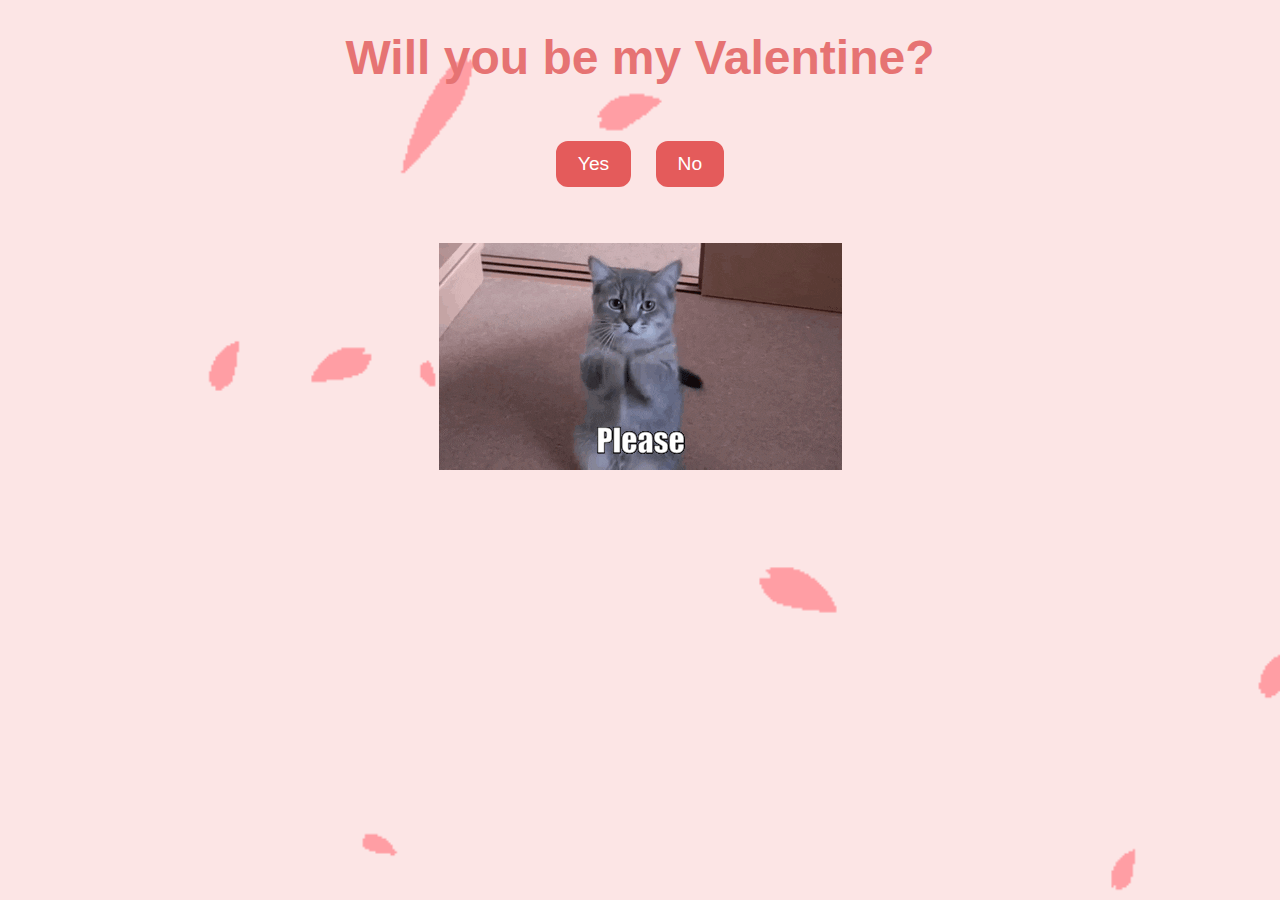
<file: index.html>
<!DOCTYPE html>
<html lang="en">
<head>
    <meta charset="UTF-8">
    <meta name="viewport" content="width=device-width, initial-scale=1.0">
    <title>Be My Valentine</title>
    <style>
        body {
            text-align: center;
            margin-top: 30px;
            font-family: 'Comic Sans MS', cursive, sans-serif; /* Change font to Comic Sans MS */
            background-color: #FCE5E5; /* Soft pink background color */
            color: #e67373; /* Adjust text color */
            background-image: url('sakura.gif'); /* Set sakura.gif as background image */
            background-size: cover; /* Cover the entire background */
            background-attachment: fixed; /* Fixed background position */
        }
        #valentineQuestion {
            font-size: 3rem;
            margin-bottom: 10px;
        }
        .answerButton {
            padding: 10px 20px;
            font-size: 1.2rem;
            cursor: pointer;
            margin: 10px;
            margin-bottom: 20px;
            background-color: #e45b5b; /* Adjusted button background color */
            color: #FFF; /* Adjusted text color */
            border-radius: 12px;
            border: 2px solid #e45b5b; /* Adjusted border color */
            transition: background-color 0.3s, color 0.3s, border-color 0.3s;
        }
        .answerButton:hover {
            background-color: #FF9494; /* Adjusted hover background color */
            color: #FFF; /* Adjusted hover text color */
            border-color: #FF9494; /* Adjusted hover border color */
        }
        .responsive {
            max-width: 100%;
            height: auto;
            display: block;
            margin: 0 auto;
        }
        .large {
            font-size: 2rem; /* Initial font size */
            transform: scale(1.2); /* Initial button size */
        }
    </style>
</head>
<body>
    <div id="valentineQuestion"><b>Will you be my Valentine?</b></div>
    <br>
    <br>
    <button class="answerButton" onclick="location.href='thankyou.html'">Yes</button>
    <button id="noButton" class="answerButton" onclick="handleNoButtonClick()">No</button>
    <br>
    <br>
    <br>
    <img id="catImage" src="cat.gif" alt="Catplease" class="responsive">

    <script>
        let noButtonClickCount = 0;

        function handleNoButtonClick() {
            const yesButton = document.querySelector('.answerButton');
            const noButton = document.getElementById('noButton');
            const catImage = document.getElementById('catImage');
            
            if (noButtonClickCount < 3) {
                yesButton.style.fontSize = `${2 + noButtonClickCount * 2}rem`; // Increase font size
                yesButton.style.transform = `scale(${1.2 + noButtonClickCount * 0.2})`; // Increase button size
            }

            noButton.style.marginLeft = `${noButtonClickCount * 25}px`; // Increase margin left for the No button
            
            noButtonClickCount++;
            
            if (noButtonClickCount === 4) {
                window.location.href = 'sad.html';
            } else if (noButtonClickCount === 1) {
                catImage.src = 'anya.gif'; // Change the image source to anya.gif
            }
        }
    </script>
</body>
</html>
</file>
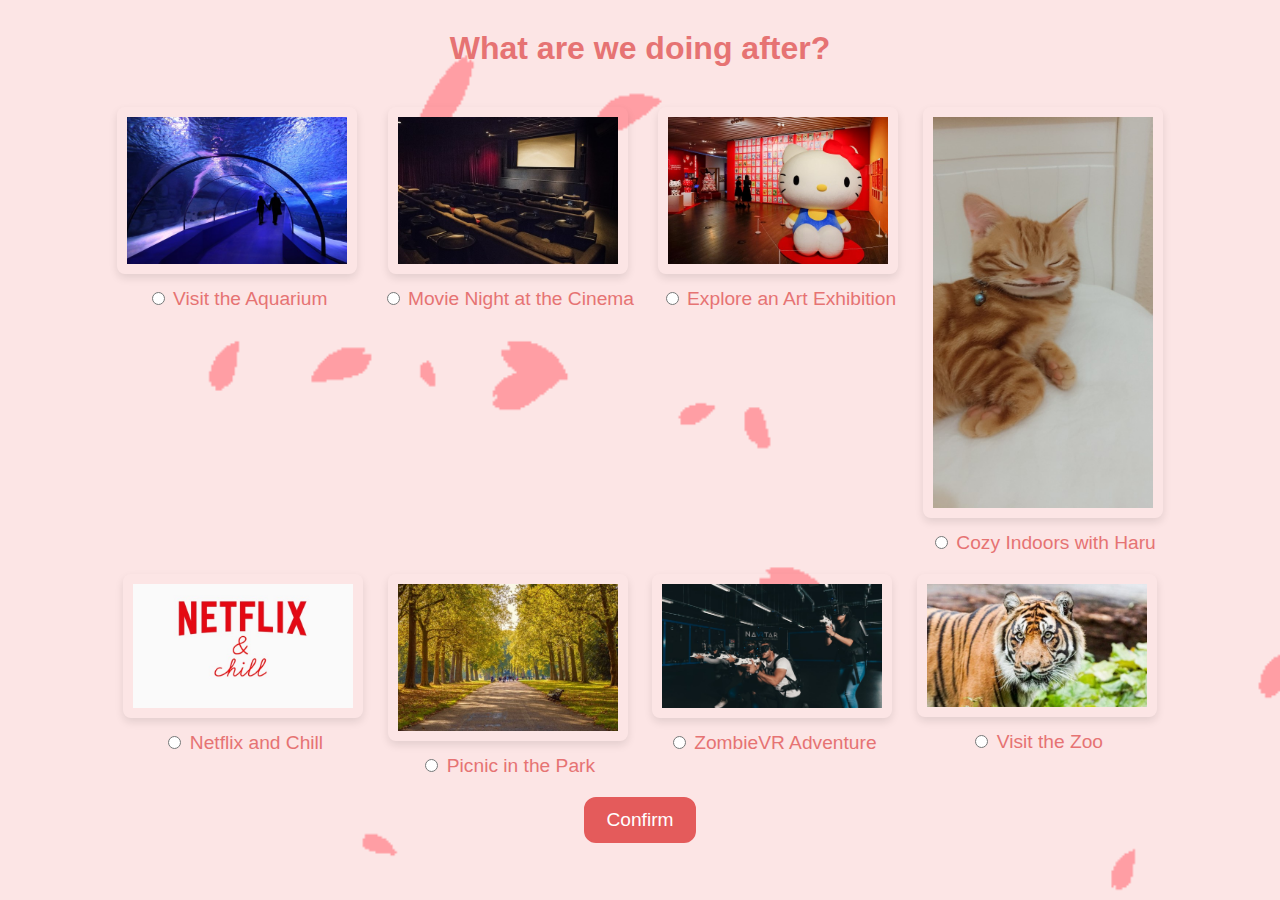
<file: activities.html>
<!DOCTYPE html>
<html lang="en">
<head>
    <meta charset="UTF-8">
    <meta name="viewport" content="width=device-width, initial-scale=1.0">
    <title>Document</title>
    <style>
        body {
            text-align: center;
            margin-top: 30px;
            font-family: 'Comic Sans MS', cursive, sans-serif; /* Change font to Comic Sans MS */
            background-color: #FCE5E5; /* Soft pink background color */
            color: #e67373; /* Adjust text color */
            background-image: url('sakura.gif'); /* Set sakura.gif as background image */
            background-size: cover; /* Cover the entire background */
            background-attachment: fixed; /* Fixed background position */
        }
        #activityquestion {
            font-size: 2rem;
            margin-bottom: 30px;
        }
        .activity-item {
            display: inline-block;
            margin: 10px;
            vertical-align: top;
            color: #e67373; /* Adjust text color */
            cursor: pointer; /* Add cursor pointer to indicate it's clickable */
        }
        .activity-item img {
            width: 220px;
            height: auto;
            padding: 10px;
            border-radius: 8px;
            box-shadow: 0 4px 8px rgba(0, 0, 0, 0.1);
        }
        .activity-item label {
            display: block;
            margin-top: 10px;
            font-size: 1.2rem; /* Increase label font size */
        }
        .button {
            padding: 10px 20px;
            font-size: 1.2rem;
            cursor: pointer;
            margin: 10px;
            margin-bottom: 20px;
            background-color: #e45b5b; /* Adjusted button background color */
            color: #FFF; /* Adjusted text color */
            border-radius: 12px;
            border: 2px solid #e45b5b; /* Adjusted border color */
            transition: background-color 0.3s, color 0.3s, border-color 0.3s;
        }
        .button:hover {
            background-color: #FF9494; /* Adjusted hover background color */
            color: #FFF; /* Adjusted hover text color */
            border-color: #FF9494; /* Adjusted hover border color */
        }
    </style>
</head>
<body>
    <div id="activityquestion"><b>What are we doing after?</b></div>
    <div class="activities-selection">
        <div class="activity-item">
            <img src="activities/Aquarium.jpg" alt="Aquarium">
            <label><input type="radio" name="activities" value="Aquarium"> Visit the Aquarium</label>
        </div>
        <div class="activity-item">
            <img src="activities/Cinema.jpg" alt="Cinema">
            <label><input type="radio" name="activities" value="Cinema"> Movie Night at the Cinema</label>
        </div>
        <div class="activity-item">
            <img src="activities/Exhibition.jpg" alt="Exhibition">
            <label><input type="radio" name="activities" value="Exhibition"> Explore an Art Exhibition</label>
        </div>
        <div class="activity-item">
            <img src="activities/IndoorswithHaru.JPG" alt="Indoors with Haru">
            <label><input type="radio" name="activities" value="IndoorswithHaru"> Cozy Indoors with Haru</label>
        </div>
        <div class="activity-item">
            <img src="activities/Netflix.jpg" alt="Netflix and Chill">
            <label><input type="radio" name="activities" value="Netflix"> Netflix and Chill</label>
        </div>
        <div class="activity-item">
            <img src="activities/Park.jpg" alt="Park">
            <label><input type="radio" name="activities" value="Park"> Picnic in the Park</label>
        </div>
        <div class="activity-item">
            <img src="activities/ZombieVR.jpg" alt="ZombieVR">
            <label><input type="radio" name="activities" value="ZombieVR"> ZombieVR Adventure</label>
        </div>
        <div class="activity-item">
            <img src="activities/Zoo.jpg" alt="Zoo">
            <label><input type="radio" name="activities" value="Zoo"> Visit the Zoo</label>
        </div>
    </div>
    <button class="button" onclick="validateSelection()">Confirm</button>

    <script>
        function validateSelection() {
            var selectedActivity = document.querySelector('input[name="activities"]:checked');
            if (!selectedActivity) {
                alert("You must pick an activity");
            } else {
                location.href = 'dancing.html';
            }
        }

        // Function to handle clicking on activity images to select the corresponding radio input
        var activityItems = document.querySelectorAll('.activity-item');
        activityItems.forEach(function(item) {
            item.addEventListener('click', function() {
                var radio = item.querySelector('input[type="radio"]');
                radio.checked = true;
            });
        });
    </script>
</body>
</html>
</file>
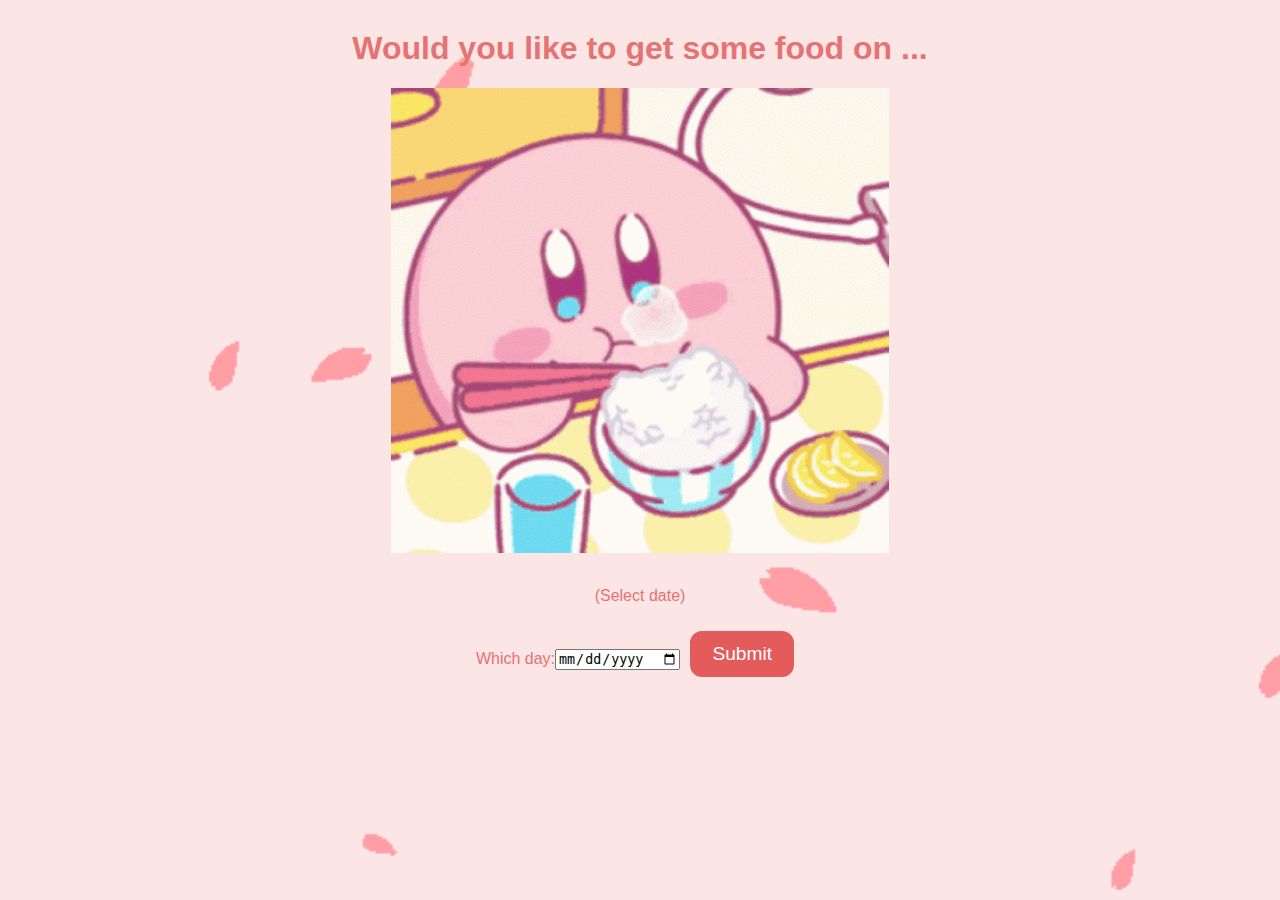
<file: date.html>
<!DOCTYPE html>
<html lang="en">
<head>
    <meta charset="UTF-8">
    <meta name="viewport" content="width=device-width, initial-scale=1.0">    
    <title>Date</title>
    <style>
        /* Global styles */
        body {
            text-align: center;
            margin-top: 30px;
            font-family: 'Comic Sans MS', cursive, sans-serif; /* Change font to Comic Sans MS */
            background-color: #FCE5E5; /* Soft pink background color */
            color: #e67373; /* Adjust text color */
            background-image: url('sakura.gif'); /* Set sakura.gif as background image */
            background-size: cover; /* Cover the entire background */
            background-attachment: fixed; /* Fixed background position */
        }
        h1 {
            font-size: 2rem; /* Adjust heading font size */
        }
        .responsive {
            max-width: 100%;
            height: auto;
            display: block;
            margin: 0 auto;
        }
        .form-group {
            display: flex;
            justify-content: center;
            align-items: center;
        }
        .button {
            padding: 10px 20px;
            font-size: 1.2rem;
            cursor: pointer;
            margin: 10px;
            margin-bottom: 20px;
            background-color: #e45b5b; /* Adjusted button background color */
            color: #FFF; /* Adjusted text color */
            border-radius: 12px;
            border: 2px solid #e45b5b; /* Adjusted border color */
            transition: background-color 0.3s, color 0.3s, border-color 0.3s;
        }
        .button:hover {
            background-color: #FF9494; /* Adjusted hover background color */
            color: #FFF; /* Adjusted hover text color */
            border-color: #FF9494; /* Adjusted hover border color */
        }
    </style>
</head>
<body>
    <h1 title="Choose a date">Would you like to get some food on ...</h1>
    <img src="kirby.gif" alt="Kirby" class="responsive">
    <br>
    <p>(Select date)</p>
    <form action="food.html" class="form-group" onsubmit="return validateForm()">
        <label for="date">Which day:</label>
        <input type="date" id="date" name="date" required>
        <button class="button" type="submit">Submit</button>
    </form>

    <script>
        function validateForm() {
            var selectedDate = document.getElementById("date").value;
            if (selectedDate === "") {
                alert("You have to pick a date");
                return false; // Prevent form submission
            }
            return true; // Allow form submission
        }
    </script>
</body>
</html>
</file>
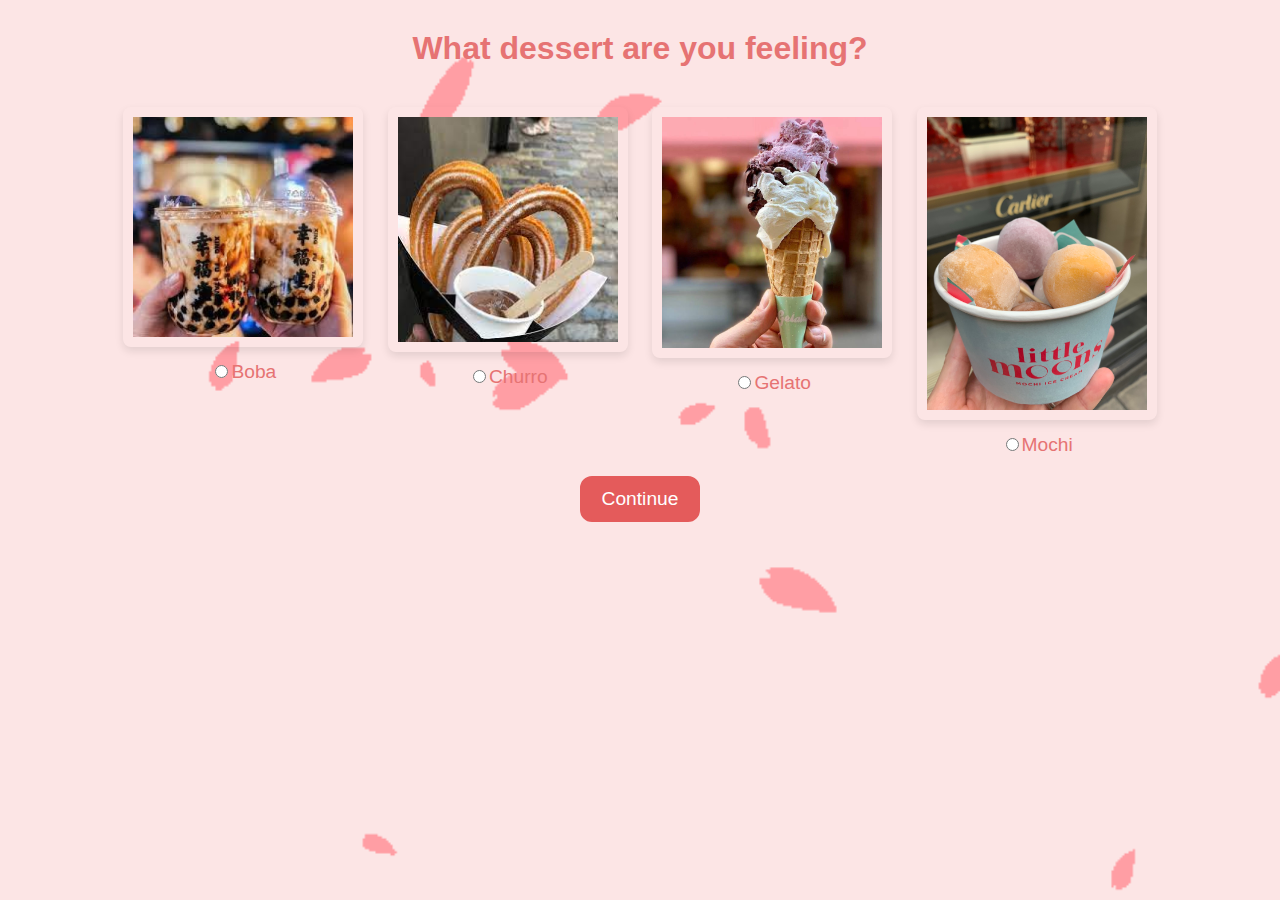
<file: dessert.html>
<!DOCTYPE html>
<html lang="en">
<head>
    <meta charset="UTF-8">
    <meta name="viewport" content="width=device-width, initial-scale=1.0">
    <title>Dessert</title>
    <style>
        /* Global styles */
        body {
            text-align: center;
            margin-top: 30px;
            font-family: 'Comic Sans MS', cursive, sans-serif; /* Change font to Comic Sans MS */
            background-color: #FCE5E5; /* Soft pink background color */
            color: #e67373; /* Adjust text color */
            background-image: url('sakura.gif'); /* Set sakura.gif as background image */
            background-size: cover; /* Cover the entire background */
            background-attachment: fixed; /* Fixed background position */
        }
        #dessertquestion {
            font-size: 2rem; /* Adjust heading font size */
            margin-bottom: 30px;
            font-weight: bold;
        }
        .dessert-item {
            display: inline-block;
            margin: 10px;
            vertical-align: top;
            color: #e67373; /* Adjust text color */
            cursor: pointer; /* Add cursor pointer to indicate it's clickable */
        }
        .dessert-item img {
            width: 220px;
            height: auto;
            padding: 10px;
            border-radius: 8px;
            box-shadow: 0 4px 8px rgba(0, 0, 0, 0.1);
        }
        .dessert-item label {
            display: block;
            margin-top: 10px;
			font-size: 1.2rem; /* Increase label font size */
        }
        .button {
            padding: 10px 20px;
            font-size: 1.2rem;
            cursor: pointer;
            margin: 10px;
            margin-bottom: 20px;
            background-color: #e45b5b; /* Adjusted button background color */
            color: #FFF; /* Adjusted text color */
            border-radius: 12px;
            border: 2px solid #e45b5b; /* Adjusted border color */
            transition: background-color 0.3s, color 0.3s, border-color 0.3s;
        }
        .button:hover {
            background-color: #FF9494; /* Adjusted hover background color */
            color: #FFF; /* Adjusted hover text color */
            border-color: #FF9494; /* Adjusted hover border color */
        }
    </style>
</head>
<body>
    <div id="dessertquestion">What dessert are you feeling?</div>
    
    <div class="dessert-selection">
        <div class="dessert-item">
            <img src="food/boba.jpg" alt="Boba">
            <label><input type="radio" name="dessert" value="boba">Boba</label>
        </div>  
        <div class="dessert-item">
            <img src="food/churros.jpg" alt="Churro">
            <label><input type="radio" name="dessert" value="churro">Churro</label>
        </div>  
        <div class="dessert-item">
            <img src="food/gelato.jpg" alt="Gelato">
            <label><input type="radio" name="dessert" value="gelato">Gelato</label>
        </div>  
        <div class="dessert-item">
            <img src="food/mochi.jpeg" alt="Mochi">
            <label><input type="radio" name="dessert" value="mochi">Mochi</label>
        </div>  
    </div>
    <button class="button" onclick="validateSelection()">Continue</button>

    <script>
        function validateSelection() {
            var selectedDessert = document.querySelector('input[name="dessert"]:checked');
            if (!selectedDessert) {
                alert("You must pick a dessert");
            } else {
                location.href = 'activities.html';
            }
        }

        // Function to handle clicking on dessert images to select the corresponding radio button
        var dessertItems = document.querySelectorAll('.dessert-item');
        dessertItems.forEach(function(item) {
            item.addEventListener('click', function() {
                var radio = item.querySelector('input[type="radio"]');
                radio.checked = true;
            });
        });
    </script>
</body>
</html>
</file>
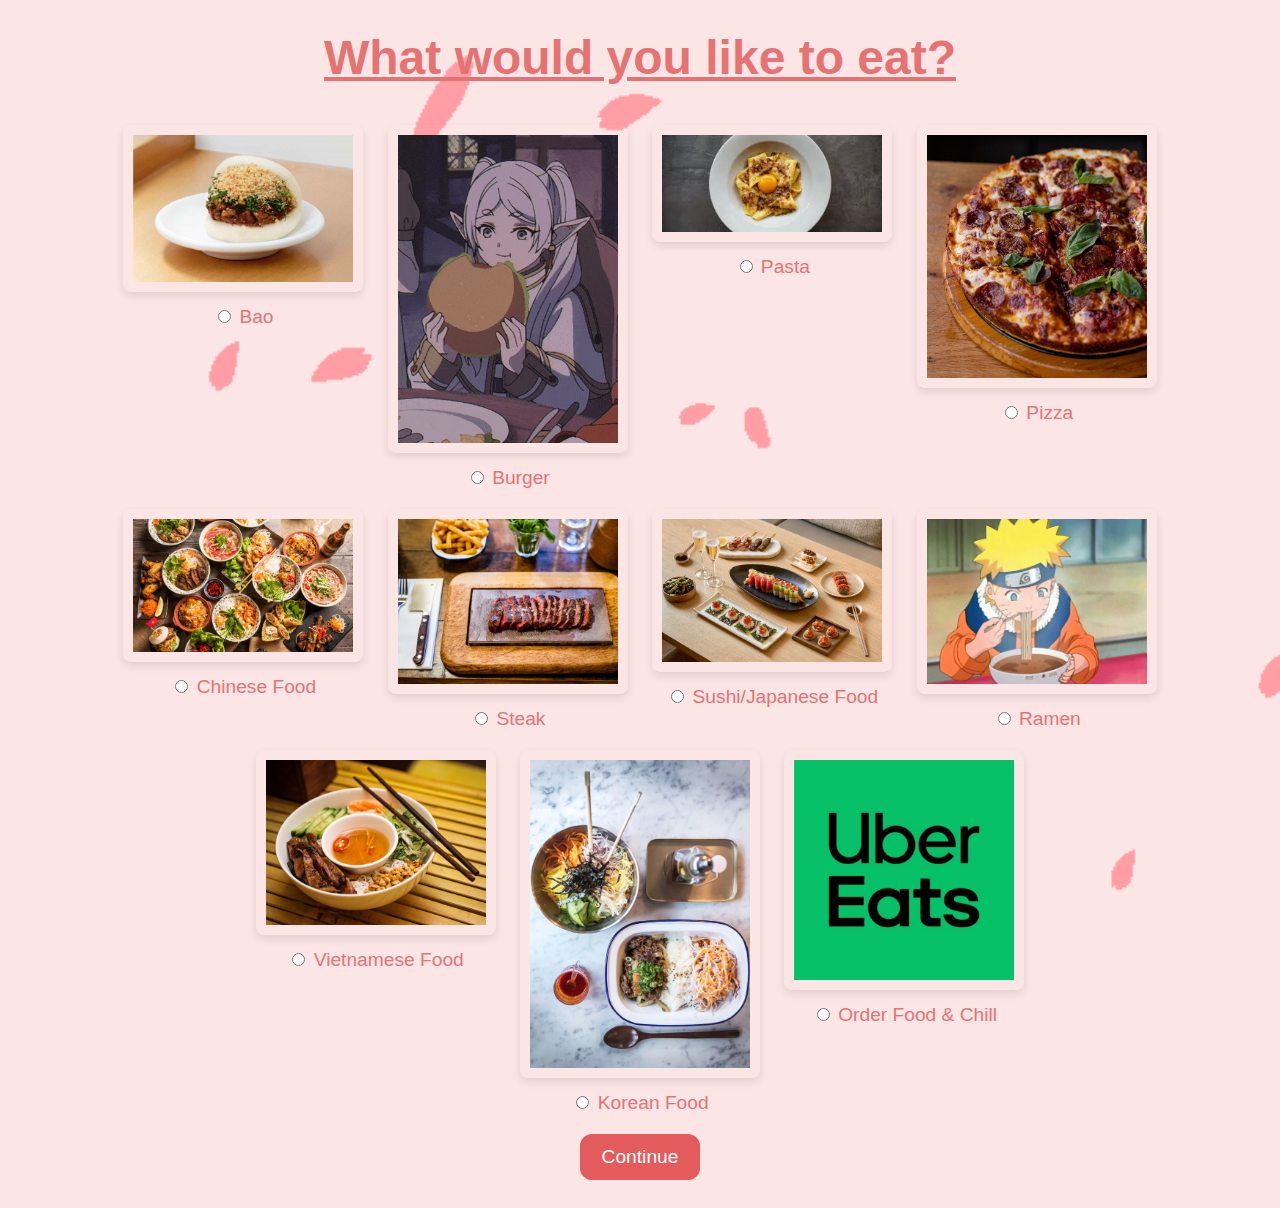
<file: food.html>
<!DOCTYPE html>
<html lang="en">
<head>
    <meta charset="UTF-8">
    <meta name="viewport" content="width=device-width, initial-scale=1.0">
    <title>Food Selection</title>
    <style>
        body {
            text-align: center;
            margin-top: 30px;
            font-family: 'Comic Sans MS', cursive, sans-serif; /* Change font to Comic Sans MS */
            background-color: #FCE5E5; /* Soft pink background color */
            color: #e67373; /* Adjust text color */
            background-image: url('sakura.gif'); /* Set sakura.gif as background image */
            background-size: cover; /* Cover the entire background */
            background-attachment: fixed; /* Fixed background position */
        }
        #foodquestion {
            font-size: 3rem;
            margin-bottom: 30px;
            font-weight: bold;
            text-decoration: underline;
        }
        .food-item {
            display: inline-block;
            margin: 10px;
            vertical-align: top;
            color: #e67373; /* Adjust text color */
            cursor: pointer; /* Add cursor pointer to indicate it's clickable */
        }
        .food-item img {
            width: 220px;
            height: auto;
            padding: 10px;
            border-radius: 8px;
            box-shadow: 0 4px 8px rgba(0, 0, 0, 0.1);
        }
        .food-item label {
            display: block;
            margin-top: 10px;
            font-size: 1.2rem; /* Increase label font size */
        }
        .button {
            padding: 10px 20px;
            font-size: 1.2rem;
            cursor: pointer;
            margin: 10px;
            margin-bottom: 20px;
            background-color: #e45b5b; /* Adjusted button background color */
            color: #FFF; /* Adjusted text color */
            border-radius: 12px;
            border: 2px solid #e45b5b; /* Adjusted border color */
            transition: background-color 0.3s, color 0.3s, border-color 0.3s;
        }
        .button:hover {
            background-color: #FF9494; /* Adjusted hover background color */
            color: #FFF; /* Adjusted hover text color */
            border-color: #FF9494; /* Adjusted hover border color */
        }
    </style>
</head>
<body>
    <div id="foodquestion"><b>What would you like to eat?</b></div>
    
    <div class="food-selection">
        <div class="food-item">
            <img src="food/bao.jpg" alt="Bao">
            <label><input type="radio" name="food" value="bao"> Bao</label>
        </div>
        <div class="food-item">
            <img src="food/hamburger-frieren.gif" alt="Burger">
            <label><input type="radio" name="food" value="burger"> Burger</label>
        </div>
        <div class="food-item">
            <img src="food/pasta.jpg" alt="Pasta">
            <label><input type="radio" name="food" value="pasta"> Pasta</label>
        </div>
        <div class="food-item">
            <img src="food/pizza.jpg" alt="Pizza">
            <label><input type="radio" name="food" value="pizza"> Pizza</label>
        </div>
        <div class="food-item">
            <img src="food/Chinesefood.jpg" alt="Chinese Food">
            <label><input type="radio" name="food" value="chinesefood"> Chinese Food</label>
        </div>
        <div class="food-item">
            <img src="food/steak.jpg" alt="Steak">
            <label><input type="radio" name="food" value="steak"> Steak</label>
        </div>
        <div class="food-item">
            <img src="food/Sushi~JapaneseFood.jpg" alt="Sushi">
            <label><input type="radio" name="food" value="sushi"> Sushi/Japanese Food</label>
        </div>
        <div class="food-item">
            <img src="food/naruto.gif" alt="Ramen">
            <label><input type="radio" name="food" value="ramen"> Ramen</label>
        </div>
        <div class="food-item">
            <img src="food/Pho.jpg" alt="Pho">
            <label><input type="radio" name="food" value="pho"> Vietnamese Food</label>
        </div>
        <div class="food-item">
            <img src="food/Koreanfood.jpg" alt="Korean Food">
            <label><input type="radio" name="food" value="koreanfood"> Korean Food</label>
        </div>
        <div class="food-item">
            <img src="food/stayin.jpg" alt="Order Food & Chill">
            <label><input type="radio" name="food" value="stayin"> Order Food & Chill</label>
        </div>
    </div>
    <button class="button" onclick="validateSelection()">Continue</button>

    <script>
        function validateSelection() {
            var selectedFood = document.querySelector('input[name="food"]:checked');
            if (!selectedFood) {
                alert("You must pick something to eat");
            } else {
                location.href = 'dessert.html';
            }
        }

        // Function to handle clicking on food images to select the corresponding radio input
        var foodItems = document.querySelectorAll('.food-item');
        foodItems.forEach(function(item) {
            item.addEventListener('click', function() {
                var radio = item.querySelector('input[type="radio"]');
                radio.checked = true;
            });
        });
    </script>
</body>
</html>
</file>
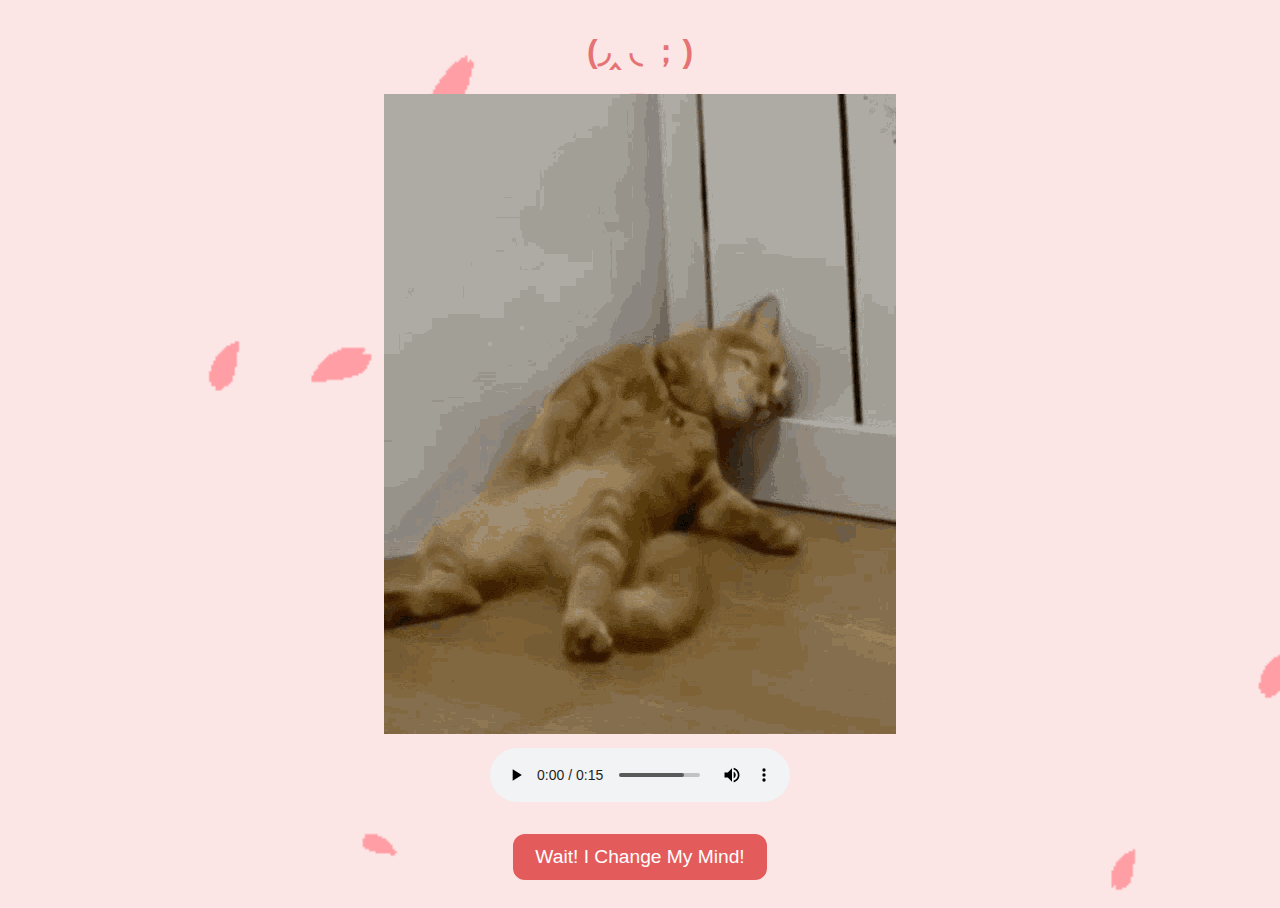
<file: sad.html>
<!DOCTYPE html>
<html lang="en">
<head>
    <meta charset="UTF-8">
    <meta name="viewport" content="width=device-width, initial-scale=1.0">
    <title>Sad Boy</title>
    <style>
        body {
            text-align: center;
            margin-top: 30px;
            font-family: 'Comic Sans MS', cursive, sans-serif; /* Change font to Comic Sans MS */
            background-color: #FCE5E5; /* Soft pink background color */
            color: #e67373; /* Adjust text color */
            background-image: url('sakura.gif'); /* Set sakura.gif as background image */
            background-size: cover; /* Cover the entire background */
            background-attachment: fixed; /* Fixed background position */
        }
        #sad {
            font-size: 2rem;
            margin-bottom: 20px;
        }
        #sadcat {
            margin-bottom: 10px;
            max-width: 100%;
            height: auto;
        }
        .button {
            padding: 10px 20px;
            font-size: 1.2rem;
            cursor: pointer;
            margin: 10px;
            margin-bottom: 20px;
            background-color: #e45b5b; /* Adjusted button background color */
            color: #FFF; /* Adjusted text color */
            border-radius: 12px;
            border: 2px solid #e45b5b; /* Adjusted border color */
            transition: background-color 0.3s, color 0.3s, border-color 0.3s;
        }
        .button:hover {
            background-color: #FF9494; /* Adjusted hover background color */
            color: #FFF; /* Adjusted hover text color */
            border-color: #FF9494; /* Adjusted hover border color */
        }
    </style>
</head>
<body>
    <div id="sad"><b>(◞‸ ◟ ；)</b></div>

    <img id="sadcat" src="sad-cat.gif" alt="Sad Cat" class="responsive">
    <br>
    <audio controls autoplay>
        <source src="minari.mp3" type="audio/mpeg">
        Your browser does not support the audio element.
    </audio>
    <br>
    <br>
    <button class="button" onclick="location.href='index.html'">Wait! I Change My Mind!</button>
</body>
</html>
</file>
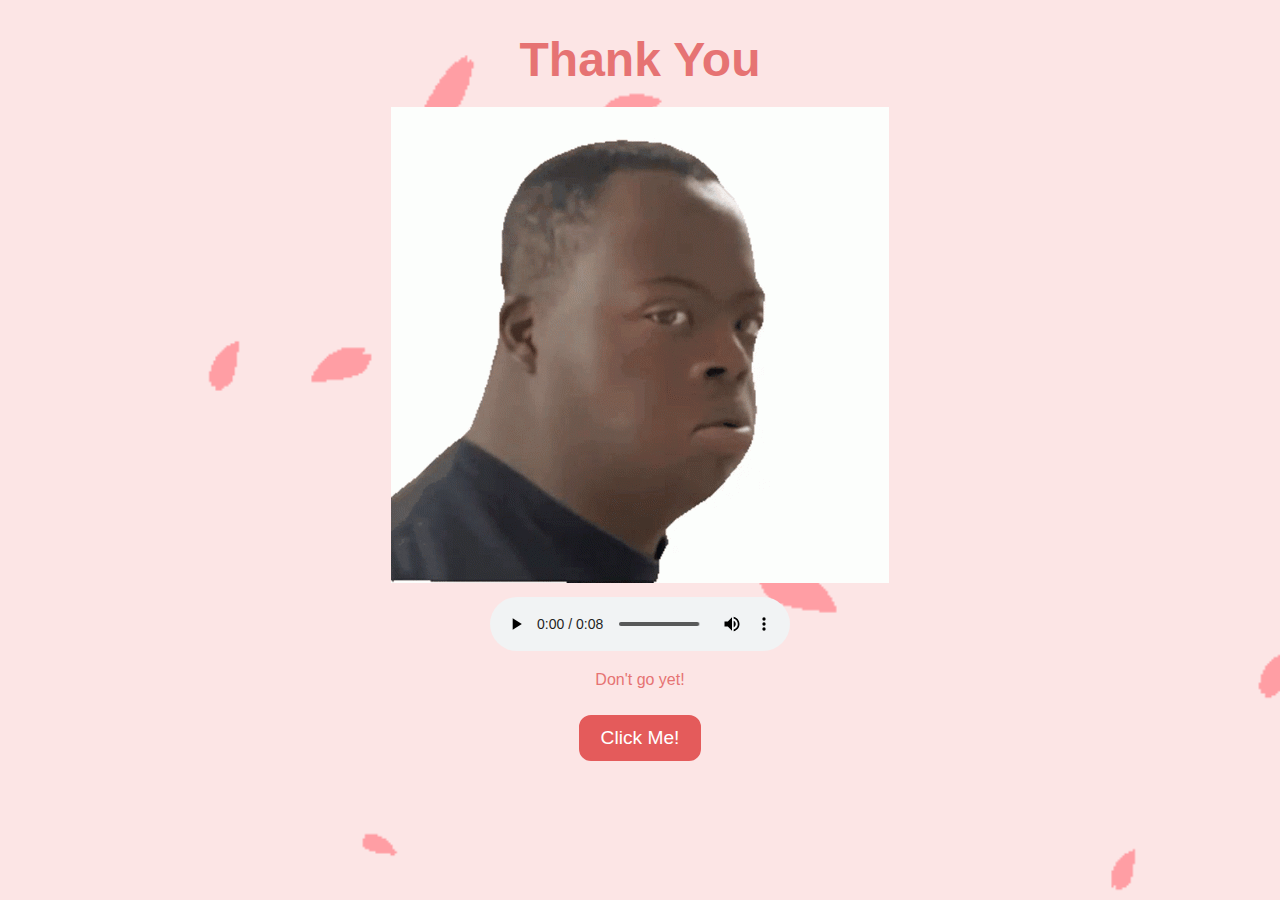
<file: thankyou.html>
<!DOCTYPE html>
<html lang="en">
<head>
    <meta charset="UTF-8">
    <meta name="viewport" content="width=device-width, initial-scale=1.0">
    <title>Thank You</title>
    <style>
        /* Global styles */
        body {
            text-align: center;
            margin-top: 30px;
            font-family: 'Comic Sans MS', cursive, sans-serif; /* Change font to Comic Sans MS */
            background-color: #FCE5E5; /* Soft pink background color */
            color: #e67373; /* Adjust text color */
            background-image: url('sakura.gif'); /* Set sakura.gif as background image */
            background-size: cover; /* Cover the entire background */
            background-attachment: fixed; /* Fixed background position */
        }
        #thankyou {
            font-size: 3rem; /* Larger font size for heading appearance */
            margin-bottom: 20px;
        }
        #rizz {
            margin-bottom: 10px;
            max-width: 100%;
            height: auto;
        }
        .button {
            padding: 10px 20px;
            font-size: 1.2rem;
            cursor: pointer;
            margin: 10px;
            margin-bottom: 20px;
            background-color: #e45b5b; /* Adjusted button background color */
            color: #FFF; /* Adjusted text color */
            border-radius: 12px;
            border: 2px solid #e45b5b; /* Adjusted border color */
            transition: background-color 0.3s, color 0.3s, border-color 0.3s;
        }
        .button:hover {
            background-color: #FF9494; /* Adjusted hover background color */
            color: #FFF; /* Adjusted hover text color */
            border-color: #FF9494; /* Adjusted hover border color */
        }
    </style>
</head>
<body>
    <h1 id="thankyou">Thank You</h1> <!-- Changed to h1 for larger text size -->

    <img id="rizz" src="rizz.gif" alt="Rizzler God" class="responsive">
    <br>
    <audio controls autoplay>
        <source src="rizzed.mp3" type="audio/mpeg">
        Your browser does not support the audio element.
    </audio>
    <p>Don't go yet!</p>
    <button class="button" onclick="location.href='date.html'">Click Me!</button>
</body>
</html>
</file>
